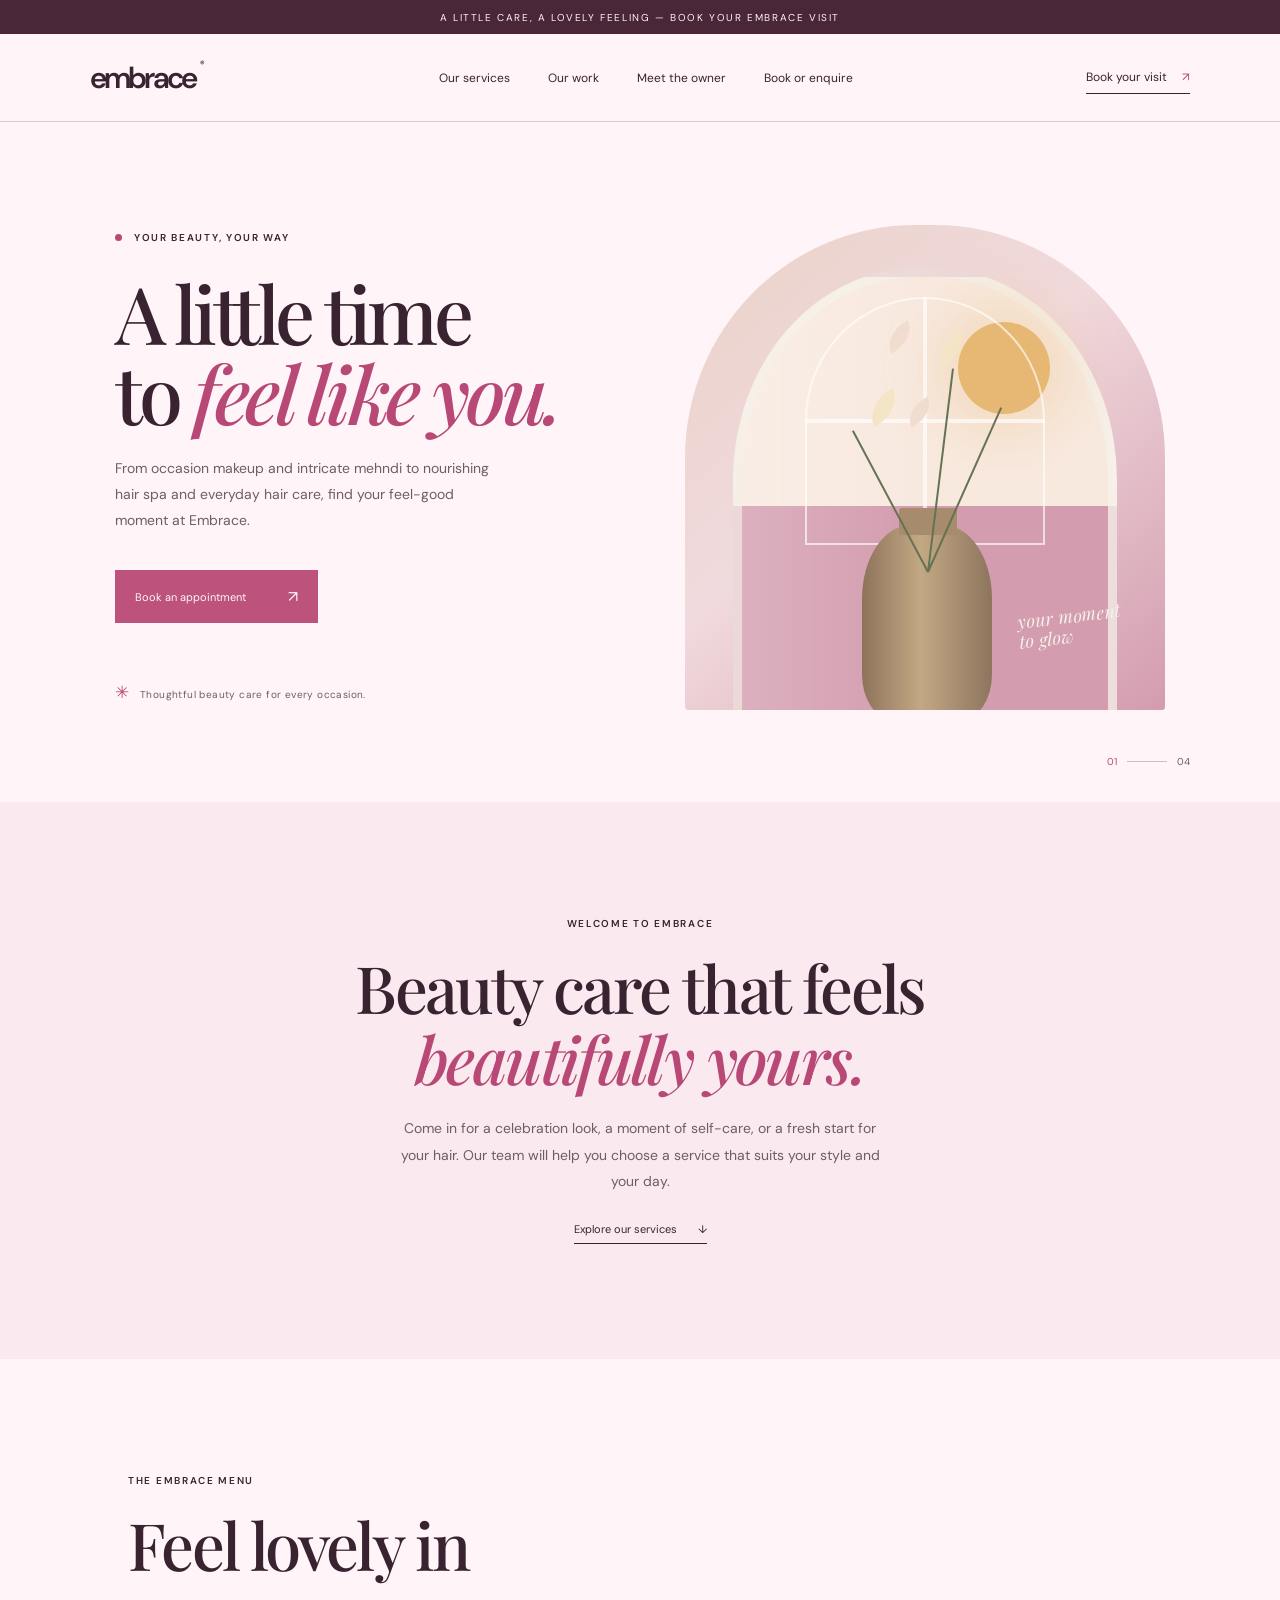
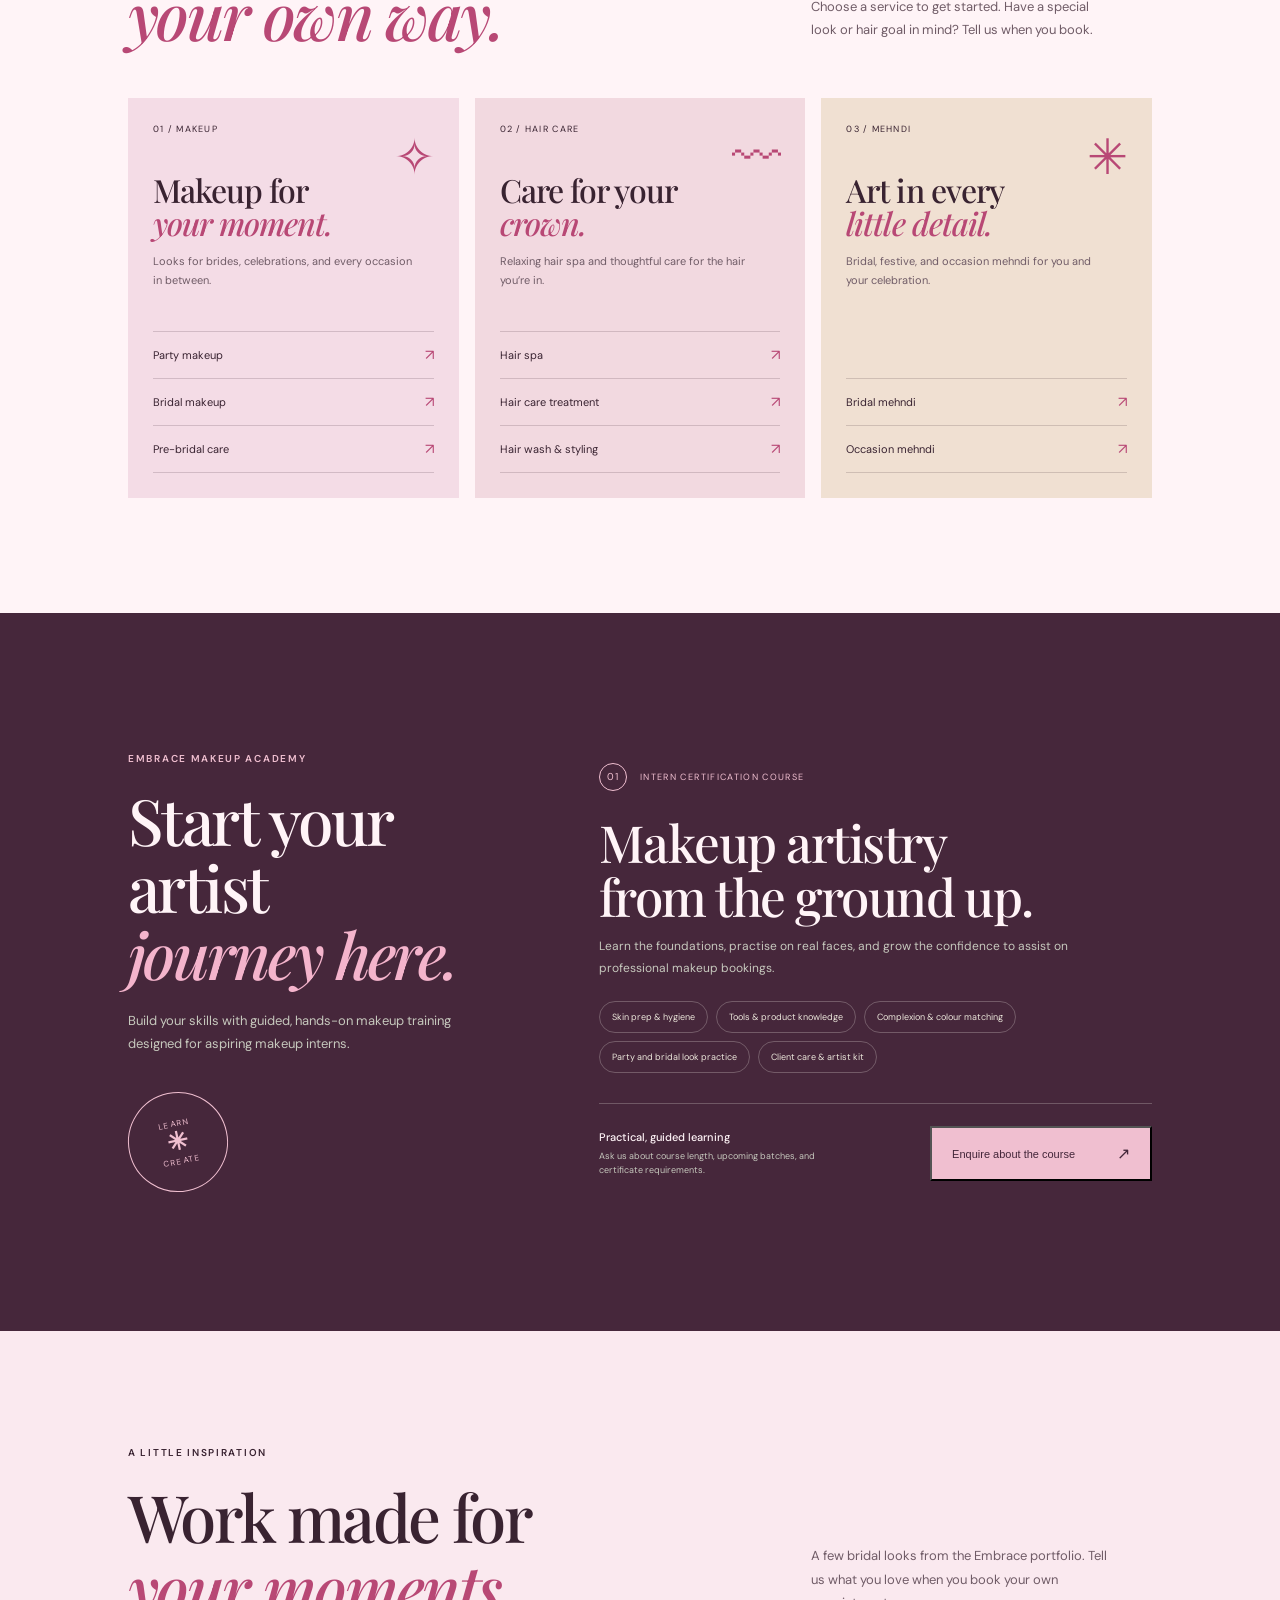
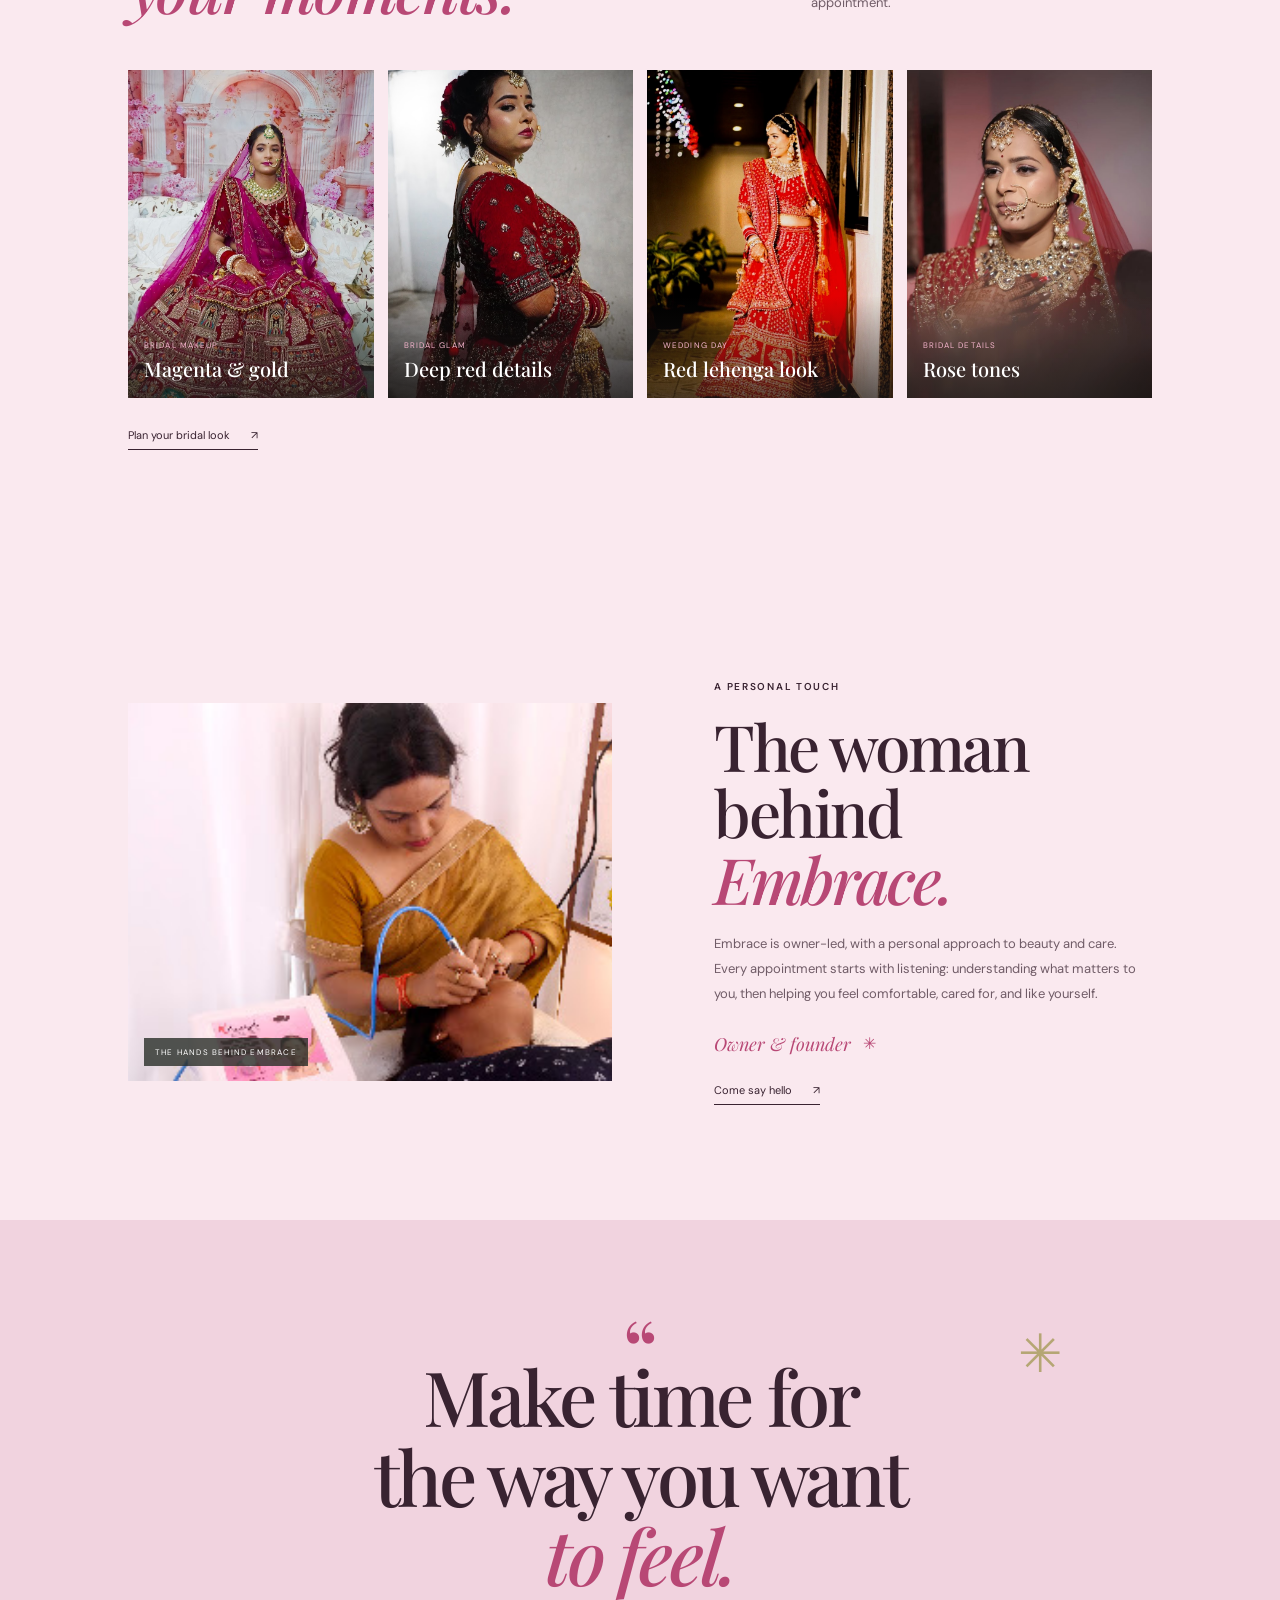
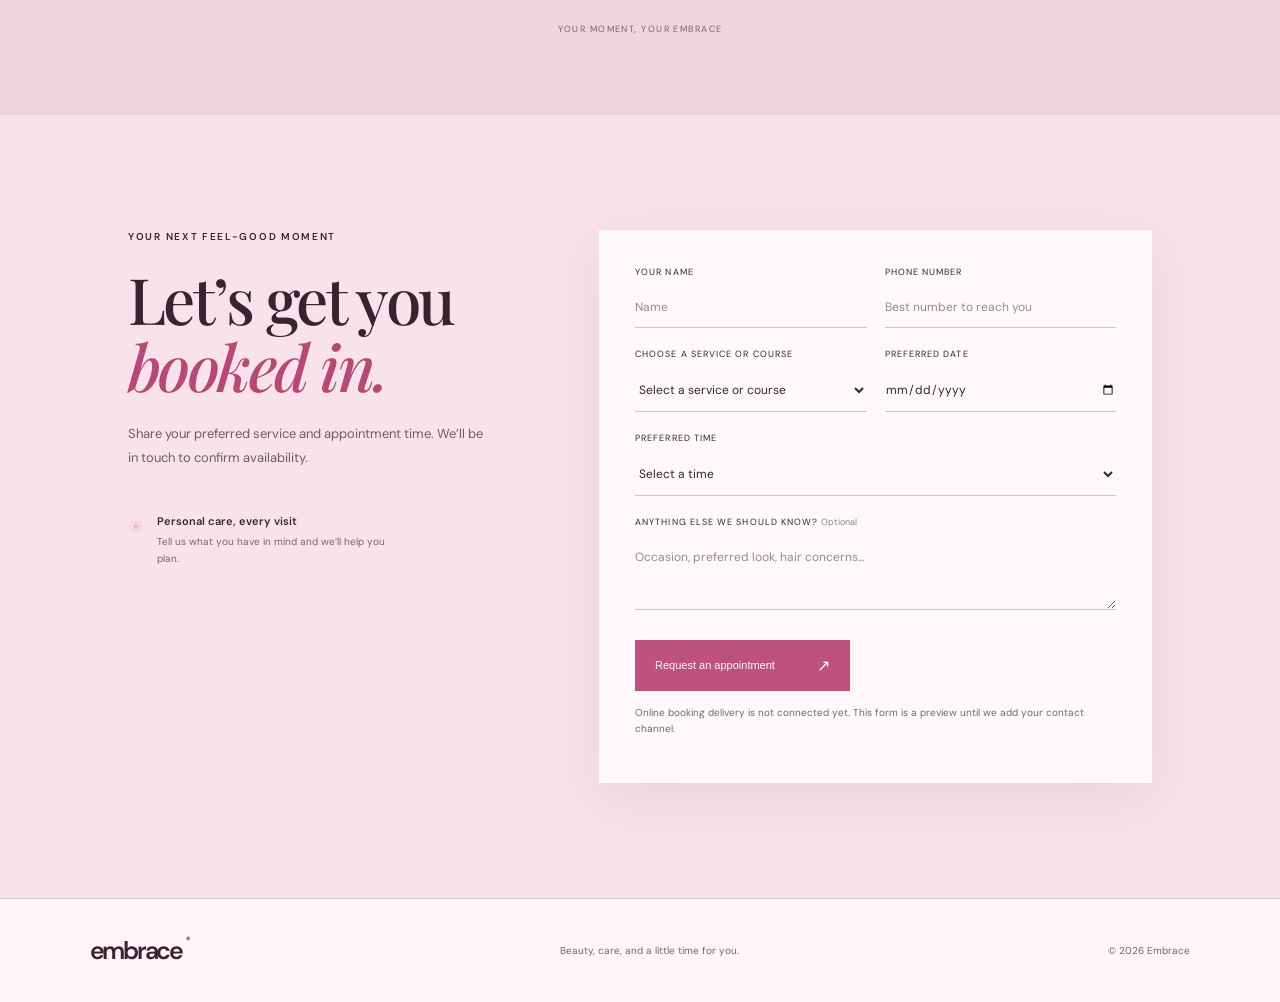
<file: embrace/index.html>
<!doctype html>
<html lang="en">
<head>
  <meta charset="utf-8" />
  <meta name="viewport" content="width=device-width, initial-scale=1" />
  <meta name="theme-color" content="#f5f1e9" />
  <meta name="description" content="Book makeup, mehndi, hair spa, and hair care services with Embrace." />
  <title>Embrace Beauty — Makeup, Mehndi & Hair Care</title>
  <link rel="preconnect" href="https://fonts.googleapis.com" />
  <link rel="preconnect" href="https://fonts.gstatic.com" crossorigin />
  <link href="https://fonts.googleapis.com/css2?family=DM+Sans:wght@400;500;600;700&family=Playfair+Display:ital,wght@0,500;0,600;1,500;1,600&display=swap" rel="stylesheet" />
  <link rel="stylesheet" href="style.css" />
</head>
<body>
  <div class="topline">A little care, a lovely feeling — book your Embrace visit</div>
  <header class="site-header">
    <a class="wordmark" href="#home" aria-label="Embrace home">embrace<span>®</span></a>
    <button class="menu-toggle" aria-expanded="false" aria-controls="site-nav" aria-label="Open menu"><span></span><span></span></button>
    <nav id="site-nav" aria-label="Main navigation">
      <a href="#services">Our services</a><a href="#work">Our work</a><a href="#owner">Meet the owner</a><a href="#booking">Book or enquire</a>
    </nav>
    <a class="header-cta" href="#booking">Book your visit <span>↗</span></a>
  </header>
  <main id="home">
    <section class="hero">
      <div class="hero-copy">
        <p class="eyebrow"><span class="dot"></span> Your beauty, your way</p>
        <h1>A little time<br />to <em>feel like you.</em></h1>
        <p class="hero-text">From occasion makeup and intricate mehndi to nourishing hair spa and everyday hair care, find your feel-good moment at Embrace.</p>
        <a class="button" href="#booking">Book an appointment <span>↗</span></a>
        <div class="hero-note"><span>✳</span> Thoughtful beauty care for every occasion.</div>
      </div>
      <div class="hero-art beauty-art" role="img" aria-label="Warm, sunlit beauty studio illustration">
        <div class="art-sun"></div><div class="art-window"></div><div class="art-vase"><i></i><i></i><i></i><b></b></div>
        <div class="art-note">your moment<br />to glow</div>
      </div>
      <div class="hero-index"><span>01</span><i></i><span>04</span></div>
    </section>
    <section class="intro section" id="about">
      <p class="eyebrow">Welcome to Embrace</p>
      <h2>Beauty care that feels<br /><em>beautifully yours.</em></h2>
      <p class="intro-body">Come in for a celebration look, a moment of self-care, or a fresh start for your hair. Our team will help you choose a service that suits your style and your day.</p>
      <a class="text-link" href="#services">Explore our services <span>↓</span></a>
    </section>
    <section class="rituals section" id="services">
      <div class="section-heading"><div><p class="eyebrow">The Embrace menu</p><h2>Feel lovely in<br /><em>your own way.</em></h2></div><p>Choose a service to get started. Have a special look or hair goal in mind? Tell us when you book.</p></div>
      <div class="booking-categories">
        <article class="booking-category category-makeup"><span class="card-number">01 / MAKEUP</span><div class="category-icon">✧</div><h3>Makeup for<br /><em>your moment.</em></h3><p>Looks for brides, celebrations, and every occasion in between.</p><div class="category-options"><button type="button" data-book-service="Party makeup">Party makeup <span>↗</span></button><button type="button" data-book-service="Bridal makeup">Bridal makeup <span>↗</span></button><button type="button" data-book-service="Pre-bridal care">Pre-bridal care <span>↗</span></button></div></article>
        <article class="booking-category category-hair"><span class="card-number">02 / HAIR CARE</span><div class="category-icon">〰</div><h3>Care for your<br /><em>crown.</em></h3><p>Relaxing hair spa and thoughtful care for the hair you’re in.</p><div class="category-options"><button type="button" data-book-service="Hair spa">Hair spa <span>↗</span></button><button type="button" data-book-service="Hair care treatment">Hair care treatment <span>↗</span></button><button type="button" data-book-service="Hair wash and styling">Hair wash & styling <span>↗</span></button></div></article>
        <article class="booking-category category-mehndi"><span class="card-number">03 / MEHNDI</span><div class="category-icon">✳</div><h3>Art in every<br /><em>little detail.</em></h3><p>Bridal, festive, and occasion mehndi for you and your celebration.</p><div class="category-options"><button type="button" data-book-service="Bridal mehndi">Bridal mehndi <span>↗</span></button><button type="button" data-book-service="Occasion mehndi">Occasion mehndi <span>↗</span></button></div></article>
      </div>
    </section>
    <section class="academy section" id="academy">
      <div class="academy-intro"><p class="eyebrow">Embrace Makeup Academy</p><h2>Start your artist<br /><em>journey here.</em></h2><p>Build your skills with guided, hands-on makeup training designed for aspiring makeup interns.</p><div class="academy-stamp"><span>LEARN</span><b>✳</b><span>CREATE</span></div></div>
      <div class="academy-details"><div class="course-label"><span>01</span><span>INTERN CERTIFICATION COURSE</span></div><h3>Makeup artistry<br />from the ground up.</h3><p>Learn the foundations, practise on real faces, and grow the confidence to assist on professional makeup bookings.</p><div class="course-topics"><span>Skin prep & hygiene</span><span>Tools & product knowledge</span><span>Complexion & colour matching</span><span>Party and bridal look practice</span><span>Client care & artist kit</span></div><div class="course-footer"><p><strong>Practical, guided learning</strong><small>Ask us about course length, upcoming batches, and certificate requirements.</small></p><button class="button" type="button" data-book-service="Makeup intern certification course">Enquire about the course <span>↗</span></button></div></div>
    </section>
    <section class="work section" id="work">
      <div class="section-heading"><div><p class="eyebrow">A little inspiration</p><h2>Work made for<br /><em>your moments.</em></h2></div><p>A few bridal looks from the Embrace portfolio. Tell us what you love when you book your own appointment.</p></div>
      <div class="work-gallery">
        <figure class="work-photo"><img src="images/bridal-pink-ensemble.jpg" alt="Bride in an embroidered magenta lehenga with traditional jewelry and mehndi" loading="lazy" /><figcaption><span>BRIDAL MAKEUP</span><strong>Magenta & gold</strong></figcaption></figure>
        <figure class="work-photo"><img src="images/bridal-red-portrait.jpg" alt="Bride in deep red attire with a flower-adorned bridal hairstyle and jewelry" loading="lazy" /><figcaption><span>BRIDAL GLAM</span><strong>Deep red details</strong></figcaption></figure>
        <figure class="work-photo"><img src="images/bridal-evening-look.jpg" alt="Bride in a red embroidered lehenga in a warmly lit wedding venue" loading="lazy" /><figcaption><span>WEDDING DAY</span><strong>Red lehenga look</strong></figcaption></figure>
        <figure class="work-photo"><img src="images/bridal-closeup.jpg" alt="Close portrait of a bride in a rose-colored veil, traditional jewelry, and mehndi" loading="lazy" /><figcaption><span>BRIDAL DETAILS</span><strong>Rose tones</strong></figcaption></figure>
      </div>
      <a class="text-link work-link" href="#booking" data-book-service="Bridal makeup">Plan your bridal look <span>↗</span></a>
    </section>
    <section class="owner section" id="owner">
      <div class="owner-photo"><img src="images/embrace-owner.jpg" alt="Embrace owner at work in her beauty studio" loading="lazy" /><span>THE HANDS BEHIND EMBRACE</span></div>
      <div class="owner-copy"><p class="eyebrow">A personal touch</p><h2>The woman<br />behind <em>Embrace.</em></h2><p>Embrace is owner-led, with a personal approach to beauty and care. Every appointment starts with listening: understanding what matters to you, then helping you feel comfortable, cared for, and like yourself.</p><p class="owner-signoff">Owner & founder <span>✳</span></p><a class="text-link" href="#booking">Come say hello <span>↗</span></a></div>
    </section>
    <section class="quote-section" id="journal"><div class="quote-mark">“</div><blockquote>Make time for<br />the way you want<br /><em>to feel.</em></blockquote><p>Your moment, your Embrace</p><div class="quote-spark">✳</div></section>
    <section class="booking section" id="booking">
      <div class="booking-copy"><p class="eyebrow">Your next feel-good moment</p><h2>Let’s get you<br /><em>booked in.</em></h2><p>Share your preferred service and appointment time. We’ll be in touch to confirm availability.</p><div class="booking-promise"><span>✳</span><div><strong>Personal care, every visit</strong><small>Tell us what you have in mind and we’ll help you plan.</small></div></div></div>
      <form id="booking-form" class="booking-form">
        <div class="field-row"><div class="field"><label for="customer-name">Your name</label><input id="customer-name" name="name" autocomplete="name" placeholder="Name" required /></div><div class="field"><label for="customer-phone">Phone number</label><input id="customer-phone" name="phone" type="tel" autocomplete="tel" placeholder="Best number to reach you" required /></div></div>
        <div class="field-row"><div class="field"><label for="service">Choose a service or course</label><select id="service" name="service" required><option value="" disabled selected>Select a service or course</option><optgroup label="Makeup"><option>Party makeup</option><option>Bridal makeup</option><option>Pre-bridal care</option></optgroup><optgroup label="Hair care"><option>Hair spa</option><option>Hair care treatment</option><option>Hair wash and styling</option></optgroup><optgroup label="Mehndi"><option>Bridal mehndi</option><option>Occasion mehndi</option></optgroup><optgroup label="Makeup Academy"><option>Makeup intern certification course</option></optgroup></select></div><div class="field"><label for="appointment-date">Preferred date</label><input id="appointment-date" name="date" type="date" required /></div></div>
        <div class="field"><label for="appointment-time">Preferred time</label><select id="appointment-time" name="time" required><option value="" disabled selected>Select a time</option><option>Morning (9 am–12 pm)</option><option>Afternoon (12 pm–4 pm)</option><option>Evening (4 pm–8 pm)</option></select></div>
        <div class="field"><label for="booking-notes">Anything else we should know? <span>Optional</span></label><textarea id="booking-notes" name="notes" rows="3" placeholder="Occasion, preferred look, hair concerns…"></textarea></div>
        <button class="button booking-submit" type="submit">Request an appointment <span>↗</span></button><p class="form-note" aria-live="polite">Online booking delivery is not connected yet. This form is a preview until we add your contact channel.</p>
      </form>
    </section>
  </main>
  <footer><a class="wordmark" href="#home">embrace<span>®</span></a><p>Beauty, care, and a little time for you.</p><span>© 2026 Embrace</span></footer>
  <script src="script.js"></script>
</body>
</html>
</file>
<file: embrace/style.css>
:root{--ink:#f6edf0;--paper:#211820;--sage:#392733;--rose:#432936;--gold:#403128;--berry:#e2a3b5;--line:rgba(246,237,240,.2);--serif:'Playfair Display',Georgia,serif;--sans:'DM Sans',Arial,sans-serif}*{box-sizing:border-box}html{scroll-behavior:smooth}body{margin:0;background:var(--paper);color:var(--ink);font-family:var(--sans);-webkit-font-smoothing:antialiased}.topline{height:34px;background:var(--ink);color:#f5f1e9;display:grid;place-items:center;font-size:10px;letter-spacing:.16em;text-transform:uppercase}.site-header{height:88px;padding:0 7vw;display:flex;align-items:center;justify-content:space-between;border-bottom:1px solid var(--line)}.wordmark{font-size:30px;font-weight:600;letter-spacing:-.09em;text-decoration:none;color:var(--ink)}.wordmark span{font-size:9px;letter-spacing:0;vertical-align:top;margin-left:4px}.site-header nav{display:flex;gap:38px}.site-header nav a,.header-cta{font-size:12px;color:var(--ink);text-decoration:none}.site-header nav a:hover,.text-link:hover{color:var(--berry)}.header-cta{border-bottom:1px solid var(--ink);padding:8px 0}.header-cta span{margin-left:12px;color:var(--berry)}.menu-toggle{display:none}.hero{min-height:680px;padding:85px 9vw 75px;display:grid;grid-template-columns:1.02fr .98fr;align-items:center;position:relative;overflow:hidden}.hero-copy{position:relative;z-index:1}.eyebrow{font-size:10px;font-weight:600;letter-spacing:.17em;text-transform:uppercase}.dot{display:inline-block;background:var(--berry);width:7px;height:7px;border-radius:50%;margin-right:8px}h1,h2,h3,p{margin-top:0}h1,h2,h3,blockquote{font-family:var(--serif);font-weight:500}h1{font-size:clamp(53px,6.2vw,88px);line-height:1.01;letter-spacing:-.055em;margin:28px 0 24px}h1 em,h2 em,h3 em,blockquote em{color:var(--berry);font-weight:500}.hero-text{max-width:390px;color:#65685f;font-size:14px;line-height:1.85}.button{margin-top:23px;background:var(--ink);color:var(--paper);display:inline-flex;align-items:center;gap:42px;padding:16px 20px;text-decoration:none;font-size:11px;transition:background .2s}.button:hover{background:var(--berry)}.button span{font-size:16px}.hero-note{margin-top:58px;color:#77796f;font-size:10px;letter-spacing:.04em}.hero-note span{font-size:17px;color:var(--berry);margin-right:7px}.hero-art{height:485px;max-width:480px;width:100%;justify-self:end;position:relative;background:linear-gradient(140deg,#d7c9ad,#e7d9c5 45%,#c3a2ae);overflow:hidden;border-radius:48% 48% 3px 3px}.hero-art:before{content:"";position:absolute;inset:9% 10% 0;background:linear-gradient(90deg,rgba(255,255,255,.2),transparent 50%),linear-gradient(180deg,#f4e8ce 0 53%,#b8a98d 53%);border:9px solid rgba(245,241,233,.72);border-bottom:0;border-radius:48% 48% 0 0}.art-sun{position:absolute;width:92px;height:92px;border-radius:50%;background:#e7b873;top:20%;right:24%;box-shadow:0 0 55px 20px rgba(231,184,115,.3)}.art-window{position:absolute;top:15%;left:25%;width:50%;height:51%;border:2px solid rgba(255,255,255,.65);border-radius:50% 50% 0 0;background:linear-gradient(90deg,transparent 49%,rgba(255,255,255,.65) 49% 51%,transparent 51%),linear-gradient(180deg,transparent 49%,rgba(255,255,255,.65) 49% 51%,transparent 51%)}.art-vase{position:absolute;bottom:-2%;left:37%;width:27%;height:40%;background:linear-gradient(90deg,#8e735c,#c3a884 45%,#8d755e);border-radius:38% 38% 23% 23%}.art-vase:before{content:"";position:absolute;top:-9%;left:28%;width:45%;height:14%;background:#a68b6c;border-radius:3px}.art-vase i{position:absolute;bottom:76%;left:50%;height:160px;width:2px;background:#657355;transform:rotate(-28deg);transform-origin:bottom}.art-vase i:nth-child(2){transform:rotate(24deg);height:180px}.art-vase i:nth-child(3){transform:rotate(7deg);height:205px}.art-vase b{position:absolute;bottom:154%;left:3%;width:35px;height:25px;background:#f3e5c6;border-radius:100% 0 100% 0;transform:rotate(-30deg);box-shadow:49px -53px 0 -2px #f1ddd0,88px -17px 0 -1px #f3e5c6,29px 22px 0 -3px #f1ddd0}.art-note{position:absolute;bottom:13%;right:9%;font-family:var(--serif);font-style:italic;font-size:18px;line-height:1.1;color:#f5f1e9;transform:rotate(-7deg)}.hero-index{position:absolute;right:7vw;bottom:34px;display:flex;align-items:center;gap:10px;font-size:10px;color:#77796f}.hero-index i{height:1px;width:40px;background:var(--line)}.hero-index span:first-child{color:var(--berry)}.section{padding:115px 10vw}.intro{text-align:center;background:#ebe7de}.intro h2,.section-heading h2,.newsletter h2{font-size:clamp(42px,5.1vw,68px);line-height:1.08;letter-spacing:-.04em;margin:22px 0}.intro-body{max-width:480px;margin:0 auto;color:#66695f;font-size:14px;line-height:1.9}.text-link{display:inline-block;margin-top:27px;padding-bottom:7px;border-bottom:1px solid var(--ink);font-size:11px;color:var(--ink);text-decoration:none}.text-link span{margin-left:18px}.section-heading{display:flex;align-items:end;justify-content:space-between;margin-bottom:48px}.section-heading h2{margin-bottom:0}.section-heading>p{max-width:300px;color:#6b6c64;font-size:13px;line-height:1.8;margin:0 4% 8px 30px}.ritual-grid{display:grid;grid-template-columns:repeat(3,1fr);gap:16px}.ritual-card{min-height:355px;padding:26px 27px;position:relative;overflow:hidden}.card-sage{background:var(--sage)}.card-pink{background:var(--rose)}.card-gold{background:var(--gold)}.card-number{font-size:9px;letter-spacing:.14em}.ritual-card h3{font-size:35px;line-height:1.05;letter-spacing:-.03em;position:absolute;left:27px;top:115px}.ritual-card p{position:absolute;bottom:25px;left:27px;max-width:235px;color:#65685e;font-size:11px;line-height:1.7;margin:0}.ritual-card>a{position:absolute;bottom:25px;right:27px;text-decoration:none;color:var(--ink);font-size:18px}.sun-doodle,.flower-doodle,.moon-doodle{position:absolute;right:22px;top:55px;font-size:76px;line-height:1;color:rgba(157,86,82,.65)}.flower-doodle{font-size:67px;top:66px}.moon-doodle{font-size:83px;top:49px}.quote-section{background:#f0e0e5;min-height:495px;position:relative;display:grid;place-content:center;text-align:center;overflow:hidden}.quote-mark{font-family:var(--serif);font-size:88px;color:var(--berry);height:66px}.quote-section blockquote{font-size:clamp(44px,6vw,76px);line-height:1.05;letter-spacing:-.045em;margin:0}.quote-section>p{font-size:9px;text-transform:uppercase;letter-spacing:.16em;margin-top:28px;color:#6b7067}.quote-spark{position:absolute;right:17%;top:20%;font-size:53px;color:#b5a674}.newsletter{display:grid;grid-template-columns:1fr 1fr;gap:12%;align-items:center}.newsletter h2{font-size:clamp(42px,4.7vw,62px)}.newsletter>div>p:last-child{max-width:360px;color:#696b62;font-size:13px;line-height:1.8}.newsletter form{padding-top:30px}.newsletter label{font-size:10px;letter-spacing:.12em;text-transform:uppercase}.email-field{display:flex;border-bottom:1px solid var(--ink);margin-top:13px}.email-field input{background:transparent;border:0;outline:none;padding:15px 0;flex:1;font:13px var(--sans);color:var(--ink)}.email-field button{border:0;background:none;color:var(--berry);font-size:23px;cursor:pointer}.form-note{font-size:10px;color:#85867d;margin-top:14px}footer{border-top:1px solid var(--line);min-height:104px;padding:25px 7vw;display:flex;align-items:center;justify-content:space-between}footer .wordmark{font-size:25px}footer p,footer>span{font-size:10px;color:#77796f;margin:0}
@media(max-width:760px){.site-header{height:72px;padding:0 6vw}.site-header nav{display:none;position:absolute;z-index:5;top:106px;left:0;right:0;background:var(--paper);padding:22px 6vw 30px;border-bottom:1px solid var(--line);flex-direction:column;gap:20px}.site-header.open nav{display:flex}.menu-toggle{display:grid;gap:5px;border:0;background:none;padding:10px;order:3}.menu-toggle span{display:block;width:20px;height:1px;background:var(--ink)}.header-cta{margin-left:auto;margin-right:12px;font-size:10px}.hero{padding:55px 7vw 68px;grid-template-columns:1fr;gap:34px;min-height:auto}.hero-art{height:min(105vw,430px);max-width:100%;justify-self:stretch;grid-row:1}.hero-copy{grid-row:2}.hero-note{margin-top:38px}.hero-index{right:7vw;bottom:20px}.section{padding:78px 7vw}.section-heading{display:block}.section-heading>p{margin:20px 0 0;max-width:390px}.ritual-grid{grid-template-columns:1fr}.ritual-card{min-height:320px}.ritual-card h3{top:100px}.quote-section{min-height:390px}.quote-spark{right:8%;top:12%}.newsletter{grid-template-columns:1fr;gap:15px}.newsletter form{padding-top:5px}footer{padding:23px 7vw;gap:14px;flex-wrap:wrap}footer p{order:3;width:100%}}
@media(prefers-reduced-motion:reduce){html{scroll-behavior:auto}}

/* Embrace beauty booking */
.beauty-art:before{background:linear-gradient(90deg,rgba(255,255,255,.2),transparent 50%),linear-gradient(180deg,#f4e8ce 0 53%,#c3a2ae 53%)}
.booking{background:#ebe7de;display:grid;grid-template-columns:.8fr 1.2fr;gap:10%;align-items:start}.booking-copy h2{font-size:clamp(44px,5vw,68px);line-height:1.06;letter-spacing:-.04em;margin:22px 0}.booking-copy>p:not(.eyebrow){max-width:360px;color:#696b62;font-size:13px;line-height:1.8}.booking-promise{display:flex;gap:13px;align-items:flex-start;margin-top:45px}.booking-promise>span{font-size:19px;color:var(--berry)}.booking-promise strong,.booking-promise small{display:block}.booking-promise strong{font-size:11px;font-weight:600}.booking-promise small{font-size:10px;line-height:1.7;color:#77796f;margin-top:5px;max-width:245px}.booking-form{background:#faf8f2;padding:36px;box-shadow:0 15px 55px rgba(50,44,34,.06)}.field-row{display:grid;grid-template-columns:1fr 1fr;gap:18px}.field{margin-bottom:20px}.field label{display:block;font-size:9px;letter-spacing:.12em;text-transform:uppercase;margin-bottom:9px}.field label span{color:#85867d;text-transform:none;letter-spacing:0}.field input,.field select,.field textarea{width:100%;border:0;border-bottom:1px solid var(--line);border-radius:0;background:transparent;padding:12px 0;color:var(--ink);font:12px var(--sans);outline:none}.field input:focus,.field select:focus,.field textarea:focus{border-color:var(--berry)}.field textarea{resize:vertical}.field input::placeholder,.field textarea::placeholder{color:#99998f}.booking-submit{border:0;cursor:pointer;margin-top:5px}.booking-form .form-note{min-height:15px;line-height:1.6}.booking-form .form-note.is-success{color:#526b4c}
@media(max-width:760px){.booking{grid-template-columns:1fr;gap:28px}.booking-promise{margin-top:28px}.booking-form{padding:24px 20px}.field-row{grid-template-columns:1fr;gap:0}}
.booking-categories{display:grid;grid-template-columns:repeat(3,minmax(0,1fr));gap:16px}.booking-category{min-height:400px;padding:25px;background:#f0e0e5;position:relative;display:flex;flex-direction:column}.category-hair{background:#f3d6da}.category-mehndi{background:#f0e6d7}.category-icon{position:absolute;top:35px;right:24px;font-size:49px;line-height:1;color:var(--berry)}.booking-category h3{font-size:32px;line-height:1.05;letter-spacing:-.03em;margin:38px 0 12px}.booking-category>p{max-width:265px;color:#65685e;font-size:11px;line-height:1.7;min-height:40px}.category-options{margin-top:auto;border-top:1px solid rgba(37,43,36,.18)}.category-options button{width:100%;padding:13px 0;background:none;border:0;border-bottom:1px solid rgba(37,43,36,.18);display:flex;align-items:center;justify-content:space-between;text-align:left;color:var(--ink);font:11px var(--sans);cursor:pointer;transition:color .2s,padding .2s}.category-options button span{color:var(--berry);font-size:15px}.category-options button:hover{color:var(--berry);padding-left:4px}
@media(max-width:900px){.booking-categories{grid-template-columns:1fr 1fr}.booking-category:last-child{grid-column:1/-1}}
@media(max-width:600px){.booking-categories{grid-template-columns:1fr}.booking-category:last-child{grid-column:auto}.booking-category{min-height:360px}}
.academy{display:grid;grid-template-columns:.8fr 1.2fr;gap:10%;align-items:center;background:#3b2431;color:var(--paper)}.academy .eyebrow{color:#d7b4c0}.academy-intro h2{font-size:clamp(43px,5vw,66px);line-height:1.04;letter-spacing:-.04em;margin:22px 0}.academy-intro h2 em{color:#d8a3b1}.academy-intro>p:not(.eyebrow){max-width:350px;color:#c6c8bd;font-size:13px;line-height:1.8}.academy-stamp{width:100px;height:100px;border:1px solid rgba(245,241,233,.45);border-radius:50%;display:flex;flex-direction:column;align-items:center;justify-content:center;margin-top:36px;color:#d7b4c0;font-size:8px;letter-spacing:.16em;transform:rotate(-12deg)}.academy-stamp b{font-size:25px;line-height:1.1}.academy-details{padding:35px 0}.course-label{display:flex;align-items:center;gap:13px;color:#d7b4c0;font-size:9px;letter-spacing:.15em}.course-label span:first-child{border:1px solid #d7b4c0;border-radius:50%;width:28px;height:28px;display:grid;place-items:center;font-size:10px}.academy-details h3{font-size:clamp(35px,4vw,52px);line-height:1.05;letter-spacing:-.03em;margin:25px 0 13px}.academy-details>p{max-width:475px;color:#c6c8bd;font-size:12px;line-height:1.8}.course-topics{display:flex;flex-wrap:wrap;gap:8px;margin-top:22px}.course-topics span{border:1px solid rgba(245,241,233,.25);border-radius:30px;padding:9px 12px;color:#ece7db;font-size:9px}.course-footer{border-top:1px solid rgba(245,241,233,.24);padding-top:22px;margin-top:30px;display:flex;align-items:center;justify-content:space-between;gap:18px}.course-footer p{margin:0}.course-footer strong,.course-footer small{display:block}.course-footer strong{font-size:11px;font-weight:500}.course-footer small{max-width:255px;color:#c6c8bd;font-size:9px;line-height:1.6;margin-top:5px}.academy .button{margin:0;background:#e8dfd0;color:#3b2431;white-space:nowrap}.academy .button:hover{background:#d8a3b1}
@media(max-width:900px){.academy{grid-template-columns:1fr;gap:15px}.academy-details{padding:10px 0}.academy-stamp{position:absolute;margin-top:-85px;right:10vw}.course-footer{align-items:flex-start;flex-direction:column}.academy .button{white-space:normal}}
@media(max-width:760px){.academy-stamp{display:none}.academy{gap:15px}}
.work{background:#f1ede5}.work-gallery{display:grid;grid-template-columns:repeat(4,minmax(0,1fr));gap:14px}.work-photo{margin:0;position:relative;overflow:hidden;aspect-ratio:3/4;background:#ddd4c8}.work-photo img{width:100%;height:100%;display:block;object-fit:cover;transition:transform .55s ease}.work-photo:hover img{transform:scale(1.035)}.work-photo figcaption{position:absolute;inset:auto 0 0;padding:44px 16px 16px;background:linear-gradient(transparent,rgba(31,26,24,.68));color:white}.work-photo figcaption span,.work-photo figcaption strong{display:block}.work-photo figcaption span{font-size:8px;letter-spacing:.14em;color:#f3d6b4}.work-photo figcaption strong{font:500 20px var(--serif);margin-top:5px}.work-link{margin-top:30px}
@media(max-width:900px){.work-gallery{grid-template-columns:repeat(2,minmax(0,1fr))}}
@media(max-width:480px){.work-gallery{gap:10px}.work-photo figcaption{padding:34px 10px 11px}.work-photo figcaption strong{font-size:16px}.work-photo figcaption span{font-size:7px}}
.owner{display:grid;grid-template-columns:1.05fr .95fr;gap:10%;align-items:center;background:#ebe7de}.owner-photo{position:relative;max-width:560px;aspect-ratio:1.28/1;overflow:hidden;background:#d9ccc5}.owner-photo img{width:100%;height:100%;object-fit:cover;display:block}.owner-photo>span{position:absolute;left:16px;bottom:15px;background:rgba(37,43,36,.78);padding:9px 11px;color:#fff;font-size:8px;letter-spacing:.15em}.owner-copy h2{font:500 clamp(45px,5vw,67px)/1.04 var(--serif);letter-spacing:-.04em;margin:20px 0}.owner-copy>p:not(.eyebrow):not(.owner-signoff){max-width:430px;color:#66695f;font-size:13px;line-height:1.9}.owner-signoff{display:flex;align-items:center;gap:12px;margin:25px 0 0;font:italic 18px var(--serif);color:var(--berry)}.owner-signoff span{font:16px var(--sans)}
@media(max-width:760px){.owner{grid-template-columns:1fr;gap:30px}.owner-photo{max-width:none;aspect-ratio:1.2/1}.owner-copy h2{font-size:49px}}
/* Deep aubergine theme */
body{background:#211820;color:#f6edf0}.topline{background:#170f16;color:#f6edf0}.site-header{background:#211820}.button{background:#e2a3b5;color:#261821}.button:hover{background:#f0bfcb;color:#261821}.intro,.owner,.work{background:#2b2029}.booking{background:#30232d}.quote-section{background:#382632}.hero-note,.hero-index,.hero-text,.intro-body,.section-heading>p,.owner-copy>p:not(.eyebrow):not(.owner-signoff),.booking-copy>p:not(.eyebrow),.booking-category>p{color:#d2c3cb}.hero-index i{background:rgba(246,237,240,.28)}.booking-category{background:#3a2a36}.category-hair{background:#402b38}.category-mehndi{background:#403329}.category-options{border-color:rgba(246,237,240,.2)}.category-options button{color:#f6edf0;border-color:rgba(246,237,240,.2)}.category-options button:hover{color:#f0bfcb}.booking-form{background:#392d37;color:#f6edf0;box-shadow:0 15px 55px rgba(0,0,0,.18)}.field input,.field select,.field textarea{color:#f6edf0;border-color:rgba(246,237,240,.3);color-scheme:dark}.field input::placeholder,.field textarea::placeholder{color:#b9aab2}.field select option,.field select optgroup{background:#392d37;color:#f6edf0}.booking-form .form-note,.booking-promise small{color:#c8b8c1}.quote-section>p{color:#c8b8c1}.academy{background:#2c1e29}.academy .button{background:#e2a3b5;color:#261821}.academy .button:hover{background:#f0bfcb;color:#261821}.category-icon,.owner-signoff{color:#e2a3b5}.booking-promise>span,.work-photo figcaption span{color:#edc0ca}.work-photo{background:#352833}.owner-photo{background:#392b35}
.academy{color:#f6edf0}footer p,footer>span{color:#c8b8c1}
/* Forest green and copper theme */
:root{--ink:#f3eee4;--paper:#142521;--sage:#203a34;--rose:#352f32;--gold:#443824;--berry:#d4a76e;--line:rgba(243,238,228,.2)}
body{background:#142521;color:#f3eee4}.topline{background:#0c1715;color:#f3eee4}.site-header{background:#142521}.button{background:#d4a76e;color:#1b211b}.button:hover{background:#e4bf8d;color:#1b211b}.intro,.owner,.work{background:#1b302c}.booking{background:#1d322d}.quote-section{background:#273e37}.hero-note,.hero-index,.hero-text,.intro-body,.section-heading>p,.owner-copy>p:not(.eyebrow):not(.owner-signoff),.booking-copy>p:not(.eyebrow),.booking-category>p{color:#c6cec5}.hero-index i{background:rgba(243,238,228,.28)}.booking-category{background:#203a34}.category-hair{background:#283832}.category-mehndi{background:#40382c}.category-options{border-color:rgba(243,238,228,.2)}.category-options button{color:#f3eee4;border-color:rgba(243,238,228,.2)}.category-options button:hover{color:#e4bf8d}.booking-form{background:#253a35;color:#f3eee4;box-shadow:0 15px 55px rgba(0,0,0,.2)}.field input,.field select,.field textarea{color:#f3eee4;border-color:rgba(243,238,228,.3);color-scheme:dark}.field input::placeholder,.field textarea::placeholder{color:#aebbb2}.field select option,.field select optgroup{background:#253a35;color:#f3eee4}.booking-form .form-note,.booking-promise small,.quote-section>p,footer p,footer>span{color:#bfcbc2}.academy{background:#182c28;color:#f3eee4}.academy h2,.academy h3,.academy-details h3{color:#f3eee4}.academy .eyebrow,.academy-stamp,.course-label,.course-label span:first-child{color:#d4a76e;border-color:#d4a76e}.academy-intro h2 em{color:#e4bf8d}.academy .button{background:#d4a76e;color:#1b211b}.academy .button:hover{background:#e4bf8d;color:#1b211b}.category-icon,.owner-signoff{color:#d4a76e}.booking-promise>span,.work-photo figcaption span{color:#e4bf8d}.work-photo{background:#263832}.owner-photo{background:#293a34}.beauty-art:before{background:linear-gradient(90deg,rgba(255,255,255,.2),transparent 50%),linear-gradient(180deg,#f4e8ce 0 53%,#839d88 53%)}.hero-art{background:linear-gradient(140deg,#d7c9ad,#e7d9c5 45%,#80988a)}
/* Midnight navy and champagne theme */
:root{--ink:#f4f0e8;--paper:#151b29;--sage:#252d3e;--rose:#342a3b;--gold:#3a322a;--berry:#d4b77b;--line:rgba(244,240,232,.2)}
body{background:#151b29;color:#f4f0e8}.topline{background:#0d121d;color:#f4f0e8}.site-header{background:#151b29}.button{background:#d4b77b;color:#20202a}.button:hover{background:#e5d1a2;color:#20202a}.intro,.owner,.work{background:#202737}.booking{background:#222b3b}.quote-section{background:#293247}.hero-note,.hero-index,.hero-text,.intro-body,.section-heading>p,.owner-copy>p:not(.eyebrow):not(.owner-signoff),.booking-copy>p:not(.eyebrow),.booking-category>p{color:#c4c9d2}.hero-index i{background:rgba(244,240,232,.28)}.booking-category{background:#252f42}.category-hair{background:#302d3c}.category-mehndi{background:#39332b}.category-options{border-color:rgba(244,240,232,.2)}.category-options button{color:#f4f0e8;border-color:rgba(244,240,232,.2)}.category-options button:hover{color:#e5d1a2}.booking-form{background:#293247;color:#f4f0e8;box-shadow:0 15px 55px rgba(0,0,0,.2)}.field input,.field select,.field textarea{color:#f4f0e8;border-color:rgba(244,240,232,.3);color-scheme:dark}.field input::placeholder,.field textarea::placeholder{color:#aeb5c2}.field select option,.field select optgroup{background:#293247;color:#f4f0e8}.booking-form .form-note,.booking-promise small,.quote-section>p,footer p,footer>span{color:#c0c7d2}.academy{background:#1c2434;color:#f4f0e8}.academy h2,.academy h3,.academy-details h3{color:#f4f0e8}.academy .eyebrow,.academy-stamp,.course-label,.course-label span:first-child{color:#d4b77b;border-color:#d4b77b}.academy-intro h2 em{color:#e5d1a2}.academy .button{background:#d4b77b;color:#20202a}.academy .button:hover{background:#e5d1a2;color:#20202a}.category-icon,.owner-signoff{color:#d4b77b}.booking-promise>span,.work-photo figcaption span{color:#e5d1a2}.work-photo{background:#2a3345}.owner-photo{background:#303849}.beauty-art:before{background:linear-gradient(90deg,rgba(255,255,255,.2),transparent 50%),linear-gradient(180deg,#f4e8ce 0 53%,#8d94a3 53%)}.hero-art{background:linear-gradient(140deg,#d7c9ad,#e7d9c5 45%,#8c93a1)}
/* Warm espresso and terracotta theme */
:root{--ink:#f5ede5;--paper:#241a16;--sage:#392720;--rose:#422723;--gold:#43331f;--berry:#d58c72;--line:rgba(245,237,229,.2)}
body{background:#241a16;color:#f5ede5}.topline{background:#17100d;color:#f5ede5}.site-header{background:#241a16}.button{background:#d58c72;color:#261914}.button:hover{background:#e7ad91;color:#261914}.intro,.owner,.work{background:#30221d}.booking{background:#33231d}.quote-section{background:#412a23}.hero-note,.hero-index,.hero-text,.intro-body,.section-heading>p,.owner-copy>p:not(.eyebrow):not(.owner-signoff),.booking-copy>p:not(.eyebrow),.booking-category>p{color:#d2c1b5}.hero-index i{background:rgba(245,237,229,.28)}.booking-category{background:#392720}.category-hair{background:#402a27}.category-mehndi{background:#403321}.category-options{border-color:rgba(245,237,229,.2)}.category-options button{color:#f5ede5;border-color:rgba(245,237,229,.2)}.category-options button:hover{color:#e7ad91}.booking-form{background:#3b2c25;color:#f5ede5;box-shadow:0 15px 55px rgba(0,0,0,.2)}.field input,.field select,.field textarea{color:#f5ede5;border-color:rgba(245,237,229,.3);color-scheme:dark}.field input::placeholder,.field textarea::placeholder{color:#c0aca0}.field select option,.field select optgroup{background:#3b2c25;color:#f5ede5}.booking-form .form-note,.booking-promise small,.quote-section>p,footer p,footer>span{color:#d0bdb1}.academy{background:#2c201c;color:#f5ede5}.academy h2,.academy h3,.academy-details h3{color:#f5ede5}.academy .eyebrow,.academy-stamp,.course-label,.course-label span:first-child{color:#d9a777;border-color:#d9a777}.academy-intro h2 em{color:#e7ad91}.academy .button{background:#d58c72;color:#261914}.academy .button:hover{background:#e7ad91;color:#261914}.category-icon,.owner-signoff{color:#d58c72}.booking-promise>span,.work-photo figcaption span{color:#e7ad91}.work-photo{background:#3a2923}.owner-photo{background:#3b2922}.beauty-art:before{background:linear-gradient(90deg,rgba(255,255,255,.2),transparent 50%),linear-gradient(180deg,#f4e8ce 0 53%,#b0836c 53%)}.hero-art{background:linear-gradient(140deg,#d7c9ad,#e7d9c5 45%,#a77c69)}
/* Petrol teal and sea-glass theme */
:root{--ink:#eef6f2;--paper:#10272a;--sage:#1d383b;--rose:#2b363b;--gold:#38342b;--berry:#9dd3c8;--line:rgba(238,246,242,.2)}
body{background:#10272a;color:#eef6f2}.topline{background:#091a1c;color:#eef6f2}.site-header{background:#10272a}.button{background:#9dd3c8;color:#102326}.button:hover{background:#c0e5dc;color:#102326}.intro,.owner,.work{background:#193033}.booking{background:#1b3437}.quote-section{background:#234044}.hero-note,.hero-index,.hero-text,.intro-body,.section-heading>p,.owner-copy>p:not(.eyebrow):not(.owner-signoff),.booking-copy>p:not(.eyebrow),.booking-category>p{color:#bfd0cc}.hero-index i{background:rgba(238,246,242,.28)}.booking-category{background:#1d383b}.category-hair{background:#26363b}.category-mehndi{background:#39372e}.category-options{border-color:rgba(238,246,242,.2)}.category-options button{color:#eef6f2;border-color:rgba(238,246,242,.2)}.category-options button:hover{color:#c0e5dc}.booking-form{background:#254044;color:#eef6f2;box-shadow:0 15px 55px rgba(0,0,0,.2)}.field input,.field select,.field textarea{color:#eef6f2;border-color:rgba(238,246,242,.3);color-scheme:dark}.field input::placeholder,.field textarea::placeholder{color:#a9c0bc}.field select option,.field select optgroup{background:#254044;color:#eef6f2}.booking-form .form-note,.booking-promise small,.quote-section>p,footer p,footer>span{color:#b8cbc6}.academy{background:#142d30;color:#eef6f2}.academy h2,.academy h3,.academy-details h3{color:#eef6f2}.academy .eyebrow,.academy-stamp,.course-label,.course-label span:first-child{color:#9dd3c8;border-color:#9dd3c8}.academy-intro h2 em{color:#c0e5dc}.academy .button{background:#9dd3c8;color:#102326}.academy .button:hover{background:#c0e5dc;color:#102326}.category-icon,.owner-signoff{color:#9dd3c8}.booking-promise>span,.work-photo figcaption span{color:#c0e5dc}.work-photo{background:#274044}.owner-photo{background:#294043}.beauty-art:before{background:linear-gradient(90deg,rgba(255,255,255,.2),transparent 50%),linear-gradient(180deg,#f4e8ce 0 53%,#709a95 53%)}.hero-art{background:linear-gradient(140deg,#d7c9ad,#e7d9c5 45%,#709a95)}
/* Blush pink and berry theme */
:root{--ink:#392331;--paper:#fff4f7;--sage:#f4dce6;--rose:#f4cad9;--gold:#f2e1e4;--berry:#b84875;--line:rgba(57,35,49,.2)}
body{background:#fff4f7;color:#392331}.topline{background:#4a2639;color:#fff4f7}.site-header{background:#fff4f7}.button{background:#bd527c;color:#fff7f8}.button:hover{background:#a53d68;color:#fff7f8}.intro,.owner,.work{background:#fae9ef}.booking{background:#f8e3eb}.quote-section{background:#f1d3df}.hero-note,.hero-index,.hero-text,.intro-body,.section-heading>p,.owner-copy>p:not(.eyebrow):not(.owner-signoff),.booking-copy>p:not(.eyebrow),.booking-category>p{color:#705c67}.hero-index i{background:rgba(57,35,49,.25)}.booking-category{background:#f4dce6}.category-hair{background:#f2d9e0}.category-mehndi{background:#f0e0d2}.category-options{border-color:rgba(57,35,49,.18)}.category-options button{color:#392331;border-color:rgba(57,35,49,.18)}.category-options button:hover{color:#a53d68}.booking-form{background:#fff8fa;color:#392331;box-shadow:0 15px 55px rgba(87,45,66,.09)}.field input,.field select,.field textarea{color:#392331;border-color:rgba(57,35,49,.24);color-scheme:light}.field input::placeholder,.field textarea::placeholder{color:#9a8791}.field select option,.field select optgroup{background:#fff8fa;color:#392331}.booking-form .form-note,.booking-promise small,.quote-section>p,footer p,footer>span{color:#77636e}.academy{background:#46273b;color:#fff4f7}.academy h2,.academy h3,.academy-details h3{color:#fff4f7}.academy .eyebrow,.academy-stamp,.course-label,.course-label span:first-child{color:#f0bfd0;border-color:#f0bfd0}.academy-intro h2 em{color:#f4b4cc}.academy .button{background:#f0bfd0;color:#432639}.academy .button:hover{background:#f8d6e2;color:#432639}.category-icon,.owner-signoff{color:#b84875}.booking-promise>span,.work-photo figcaption span{color:#f4b4cc}.work-photo{background:#ead4dd}.owner-photo{background:#f0d9e1}.beauty-art:before{background:linear-gradient(90deg,rgba(255,255,255,.2),transparent 50%),linear-gradient(180deg,#f8e9df 0 53%,#d39caf 53%)}.hero-art{background:linear-gradient(140deg,#ead1c8,#f1dadd 45%,#d39caf)}
</file>
